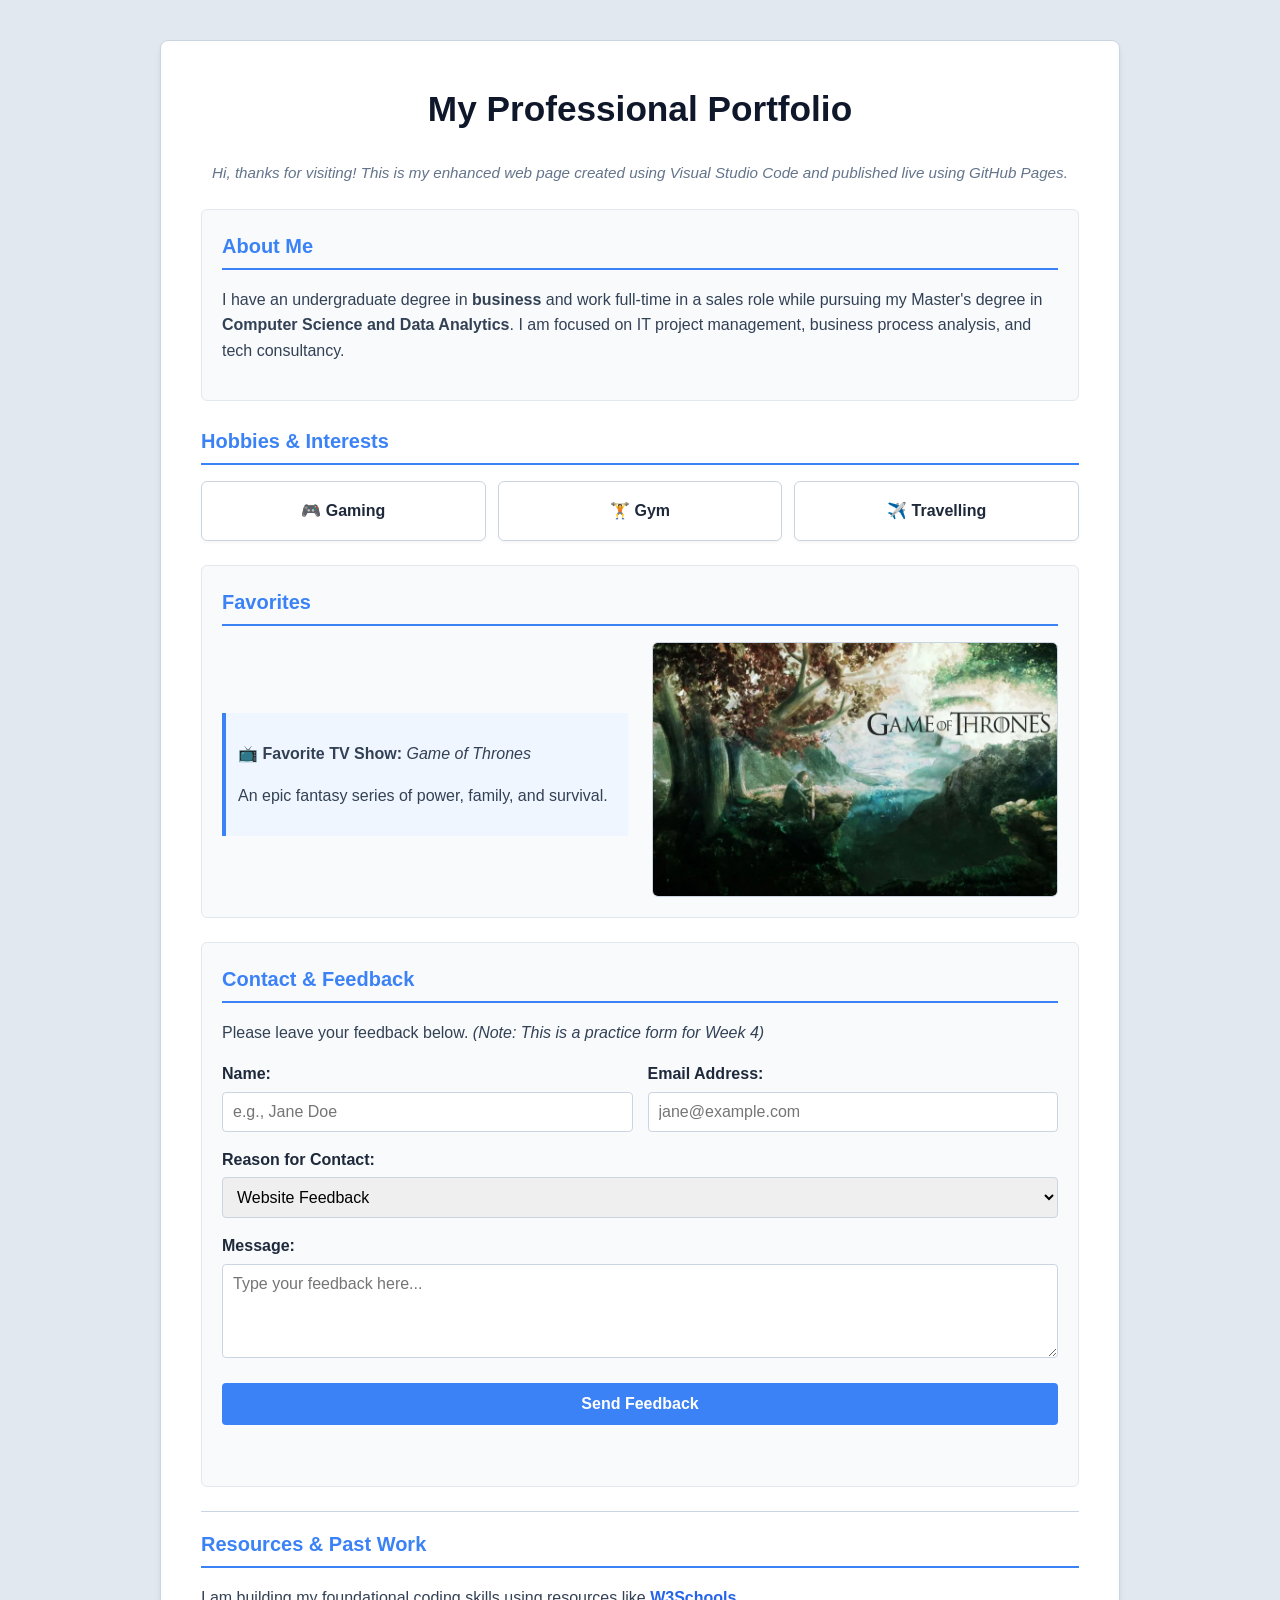
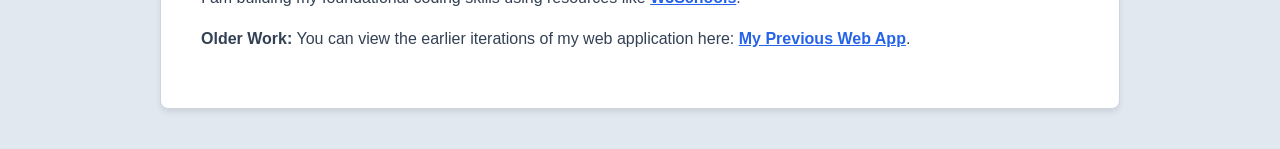
<file: index.html>
<!DOCTYPE html>
<html lang="en">
<head>
    <meta charset="UTF-8">
    <meta name="viewport" content="width=device-width, initial-scale=1.0">
    <title>My Web Development Portfolio</title>
    <link rel="stylesheet" href="5thstyle.css">
</head>
<body>

    <main class="container">
        
        <header class="portfolio-header">
            <h1 title="Welcome to my homepage!">My Professional Portfolio</h1>
            <p class="subtitle"><em>Hi, thanks for visiting! This is my enhanced web page created using Visual Studio Code and published live using GitHub Pages.</em></p>
        </header>

        <div class="page-layout">
            
            <section class="card about-card">
                <h2>About Me</h2>
                <p>I have an undergraduate degree in <strong>business</strong> and work full-time in a sales role while pursuing my Master's degree in <strong>Computer Science and Data Analytics</strong>. I am focused on IT project management, business process analysis, and tech consultancy.</p>
            </section>

            <!-- Hobbies section converted to side-by-side tiles -->
            <section class="hobbies-section">
                <h2>Hobbies & Interests</h2>
                <div class="hobby-tiles">
                    <div class="hobby-tile"><h3>🎮 Gaming</h3></div>
                    <div class="hobby-tile"><h3>🏋️ Gym</h3></div>
                    <div class="hobby-tile"><h3>✈️ Travelling</h3></div>
                </div>
            </section>

            <!-- Favorites Card with image path fixed to the root folder -->
            <section class="card favorites-card">
                <h2>Favorites</h2>
                <div class="favorites-content">
                    <div class="highlight-box">
                        <p>📺 <strong>Favorite TV Show:</strong> <em>Game of Thrones</em></p>
                        <p>An epic fantasy series of power, family, and survival.</p>
                    </div>
                    
                    <img src="image_359d26.jpg" alt="Game of Thrones scene" class="favorite-img">
                </div>
            </section>

            <section class="card contact-card">
                <h2>Contact & Feedback</h2>
                <p>Please leave your feedback below. <em>(Note: This is a practice form for Week 4)</em></p>
                
                <form action="#" method="POST" class="contact-form">
                    <div class="form-group">
                        <label for="visitor-name">Name:</label>
                        <input type="text" id="visitor-name" name="visitor_name" placeholder="e.g., Jane Doe" required>
                    </div>

                    <div class="form-group">
                        <label for="visitor-email">Email Address:</label>
                        <input type="email" id="visitor-email" name="visitor_email" placeholder="jane@example.com" required>
                    </div>

                    <div class="form-group full-width">
                        <label for="inquiry-type">Reason for Contact:</label>
                        <select id="inquiry-type" name="inquiry_type">
                            <option value="feedback">Website Feedback</option>
                            <option value="networking">Professional Networking</option>
                            <option value="other">Other</option>
                        </select>
                    </div>

                    <div class="form-group full-width">
                        <label for="visitor-message">Message:</label>
                        <textarea id="visitor-message" name="visitor_message" rows="4" placeholder="Type your feedback here..." required></textarea>
                    </div>

                    <button type="submit" class="submit-btn full-width">Send Feedback</button>
                    <p id="form-status" class="full-width" aria-live="polite" role="status"></p>
                </form>
            </section>
        </div>

        <footer class="portfolio-footer">
            <h2>Resources & Past Work</h2>
            <p>I am building my foundational coding skills using resources like <a href="https://www.w3schools.com" target="_blank" rel="noopener noreferrer" title="Visit W3Schools HTML Tutorial">W3Schools</a>.</p>
            <p><strong>Older Work:</strong> You can view the earlier iterations of my web application here: <a href="https://aosmann23.github.io/4thwebpage/" target="_blank" rel="noopener noreferrer">My Previous Web App</a>.</p>
        </footer>

    </main>

</body>
</html>
</file>
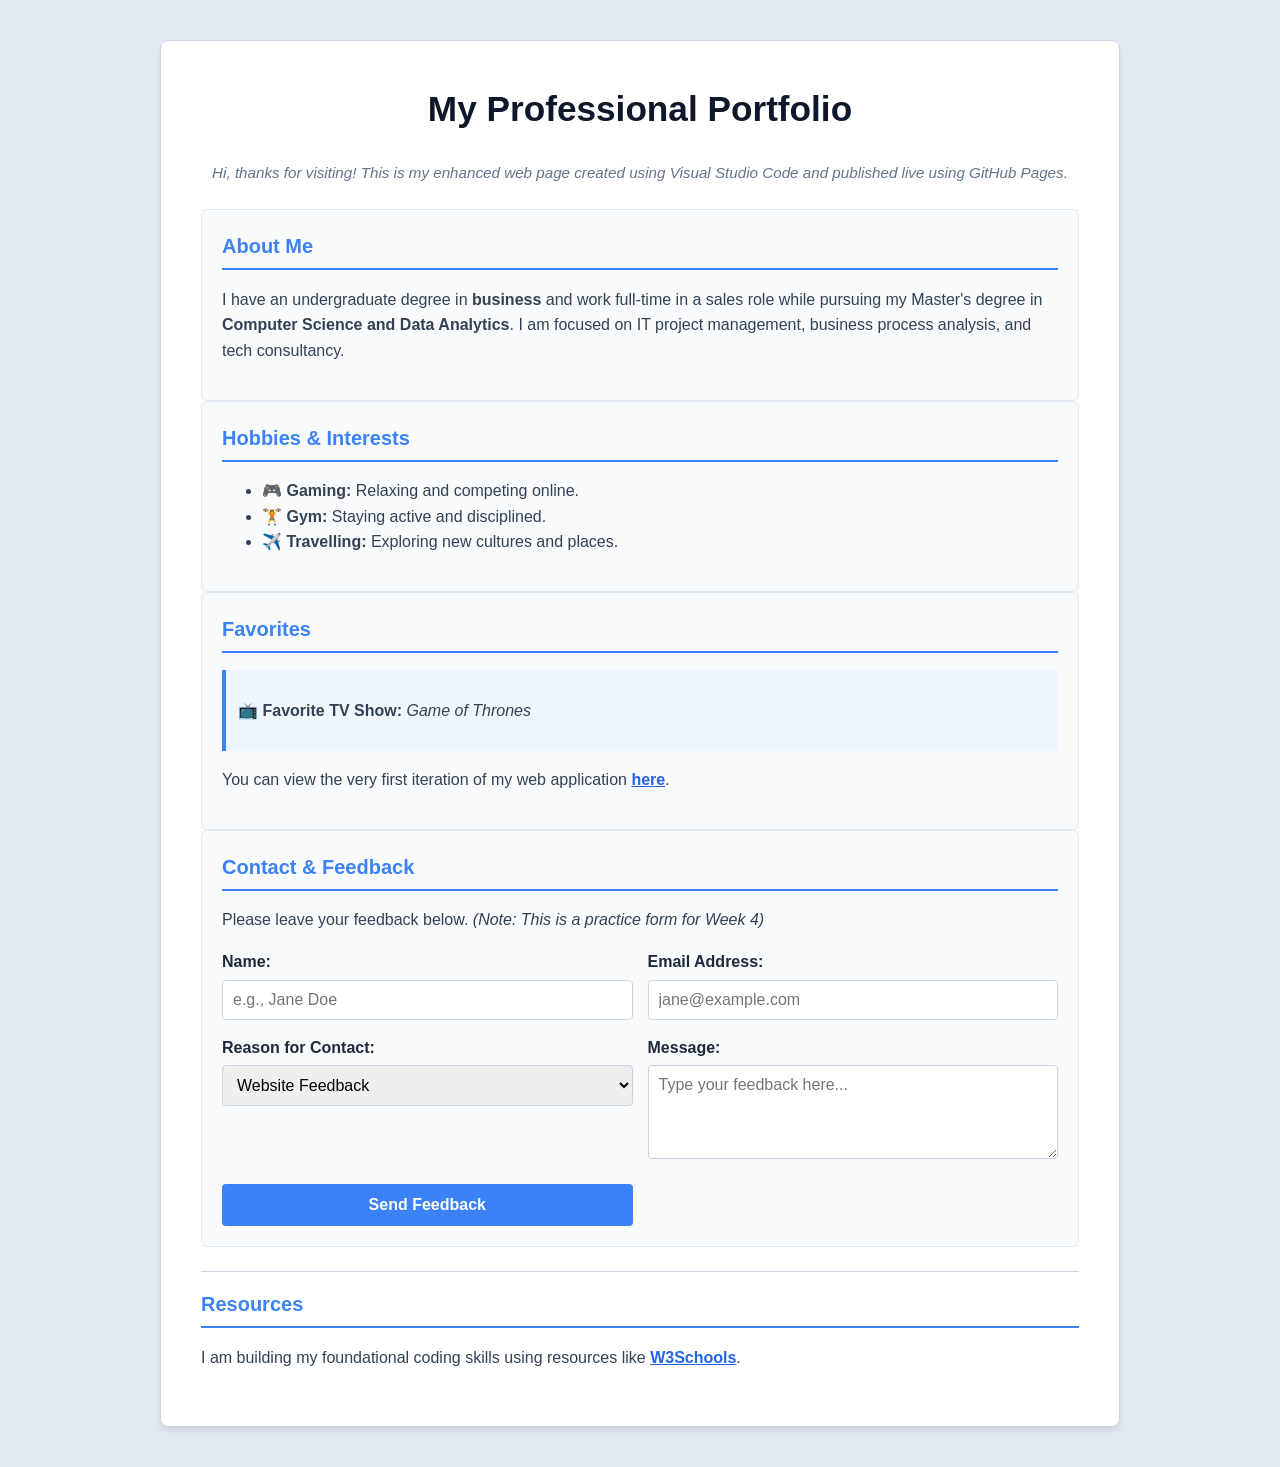
<file: 5thwebapp.html>
<!DOCTYPE html>
<html lang="en">
<head>
    <meta charset="UTF-8">
    <meta name="viewport" content="width=device-width, initial-scale=1.0">
    <title>My Web Development Portfolio</title>
    <link rel="stylesheet" href="5thstyle.css">
</head>
<body>

    <main class="container">
        
        <header class="portfolio-header">
            <h1 title="Welcome to my homepage!">My Professional Portfolio</h1>
            <p class="subtitle"><em>Hi, thanks for visiting! This is my enhanced web page created using Visual Studio Code and published live using GitHub Pages.</em></p>
        </header>

        <!-- Grid layout container for content sections -->
        <div class="grid-layout">
            
            <!-- About Me Card -->
            <section class="card about-card">
                <h2>About Me</h2>
                <p>I have an undergraduate degree in <strong>business</strong> and work full-time in a sales role while pursuing my Master's degree in <strong>Computer Science and Data Analytics</strong>. I am focused on IT project management, business process analysis, and tech consultancy.</p>
            </section>

            <!-- Hobbies & Interests Card -->
            <section class="card hobbies-card">
                <h2>Hobbies & Interests</h2>
                <ul class="hobby-list">
                    <li>🎮 <strong>Gaming:</strong> Relaxing and competing online.</li>
                    <li>🏋️ <strong>Gym:</strong> Staying active and disciplined.</li>
                    <li>✈️ <strong>Travelling:</strong> Exploring new cultures and places.</li>
                </ul>
            </section>

            <!-- Favorites Card -->
            <section class="card favorites-card">
                <h2>Favorites</h2>
                <div class="highlight-box">
                    <p>📺 <strong>Favorite TV Show:</strong> <em>Game of Thrones</em></p>
                </div>
                <p>You can view the very first iteration of my web application <a href="#" target="_blank" rel="noopener noreferrer">here</a>.</p>
            </section>

            <!-- Contact & Feedback Form Card -->
            <section class="card contact-card">
                <h2>Contact & Feedback</h2>
                <p>Please leave your feedback below. <em>(Note: This is a practice form for Week 4)</em></p>
                
                <form action="#" method="POST" class="contact-form">
                    
                    <div class="form-group">
                        <label for="visitor-name">Name:</label>
                        <input type="text" id="visitor-name" name="visitor_name" placeholder="e.g., Jane Doe" required>
                    </div>

                    <div class="form-group">
                        <label for="visitor-email">Email Address:</label>
                        <input type="email" id="visitor-email" name="visitor_email" placeholder="jane@example.com" required>
                    </div>

                    <div class="form-group">
                        <label for="inquiry-type">Reason for Contact:</label>
                        <select id="inquiry-type" name="inquiry_type">
                            <option value="feedback">Website Feedback</option>
                            <option value="networking">Professional Networking</option>
                            <option value="other">Other</option>
                        </select>
                    </div>

                    <div class="form-group">
                        <label for="visitor-message">Message:</label>
                        <textarea id="visitor-message" name="visitor_message" rows="4" placeholder="Type your feedback here..." required></textarea>
                    </div>

                    <button type="submit" class="submit-btn">Send Feedback</button>
                    <!-- This paragraph is ready for our Javascript success message later -->
                    <p id="form-status" aria-live="polite" role="status"></p>
                </form>
            </section>
        </div>

        <footer class="portfolio-footer">
            <h2>Resources</h2>
            <p>I am building my foundational coding skills using resources like <a href="https://www.w3schools.com" target="_blank" rel="noopener noreferrer" title="Visit W3Schools HTML Tutorial">W3Schools</a>.</p>
        </footer>

    </main>

</body>
</html>
</file>
<file: 5thstyle.css>
/* ==========================================================================
   Base Styles & Mobile-First Layout (< 768px)
   ========================================================================== */

* {
    box-sizing: border-box;
}

body {
    background-color: #e2e8f0; 
    font-family: Arial, Helvetica, sans-serif;
    color: #334155; 
    margin: 0;
    padding: 16px;
    line-height: 1.6;
}

.container {
    width: 100%;
    max-width: 960px;
    margin: 0 auto;
    background-color: #ffffff;
    padding: 20px;
    border: 1px solid #cbd5e1;
    border-radius: 8px;
    box-shadow: 0 4px 6px -1px rgba(0, 0, 0, 0.1);
}

h1 {
    color: #0f172a; 
    font-size: 1.75rem;
    text-align: center;
    margin-top: 0;
}

h2 {
    color: #3b82f6; 
    font-size: 1.25rem;
    border-bottom: 2px solid #3b82f6;
    padding-bottom: 6px;
    margin-top: 0;
}

.subtitle {
    text-align: center;
    color: #64748b;
    font-size: 0.95rem;
    margin-bottom: 24px;
}

/* Mobile Layout: Single column stack */
.page-layout {
    display: flex;
    flex-direction: column;
    gap: 24px;
}

.card {
    background-color: #f8fafc; 
    border: 1px solid #e2e8f0;
    border-radius: 6px;
    padding: 20px;
}

/* New Hobby Tiles Layout */
.hobbies-section {
    padding: 0;
}

.hobby-tiles {
    display: grid;
    grid-template-columns: repeat(3, 1fr);
    gap: 12px;
    margin-top: 15px;
}

.hobby-tile {
    background-color: #ffffff;
    border: 1px solid #cbd5e1;
    border-radius: 6px;
    padding: 16px 8px;
    text-align: center;
    box-shadow: 0 2px 4px -1px rgba(0, 0, 0, 0.05);
}

.hobby-tile h3 {
    margin: 0;
    font-size: 1rem;
    color: #1e293b;
}

/* Favorites Layout */
.favorites-content {
    display: flex;
    flex-direction: column;
    gap: 16px;
}

.highlight-box {
    background-color: #eff6ff; 
    padding: 12px;
    border-left: 4px solid #3b82f6;
    margin-top: 10px;
}

.favorite-img {
    width: 100%;
    height: auto;
    border-radius: 6px;
    border: 1px solid #cbd5e1;
}

a {
    color: #2563eb;
    font-weight: bold;
    text-decoration: underline;
}

a:hover {
    color: #1d4ed8;
}

.portfolio-footer {
    margin-top: 24px;
    border-top: 1px solid #cbd5e1;
    padding-top: 16px;
}

/* ==========================================================================
   Form Styling
   ========================================================================== */

.contact-form {
    margin-top: 15px;
    display: flex;
    flex-direction: column;
}

.form-group {
    margin-bottom: 15px;
    display: flex;
    flex-direction: column;
}

label {
    font-weight: bold;
    margin-bottom: 5px;
    color: #1e293b;
}

input[type="text"],
input[type="email"],
select,
textarea {
    padding: 10px;
    border: 1px solid #cbd5e1;
    border-radius: 4px;
    font-family: inherit;
    font-size: 1rem;
}

input:focus, select:focus, textarea:focus {
    outline: none;
    border-color: #3b82f6;
    box-shadow: 0 0 0 3px rgba(59, 130, 246, 0.2);
}

.submit-btn {
    background-color: #3b82f6;
    color: white;
    padding: 12px 20px;
    border: none;
    border-radius: 4px;
    font-size: 1rem;
    font-weight: bold;
    cursor: pointer;
    margin-top: 10px;
}

.submit-btn:hover {
    background-color: #2563eb; 
}

#form-status {
    margin-top: 10px;
    font-weight: bold;
}

/* ==========================================================================
   Desktop Layout (>= 768px) - Implementing CSS Grid
   ========================================================================== */

@media (min-width: 768px) {
    body {
        padding: 40px 20px;
    }

    .container {
        padding: 40px;
    }

    h1 {
        font-size: 2.2rem;
    }

    .favorites-content {
        display: grid;
        grid-template-columns: 1fr 1fr;
        align-items: center;
        gap: 24px;
    }

    .contact-form {
        display: grid;
        grid-template-columns: 1fr 1fr;
        gap: 15px;
    }

    .form-group {
        margin-bottom: 0;
    }

    .full-width {
        grid-column: 1 / -1;
    }
}
</file>
